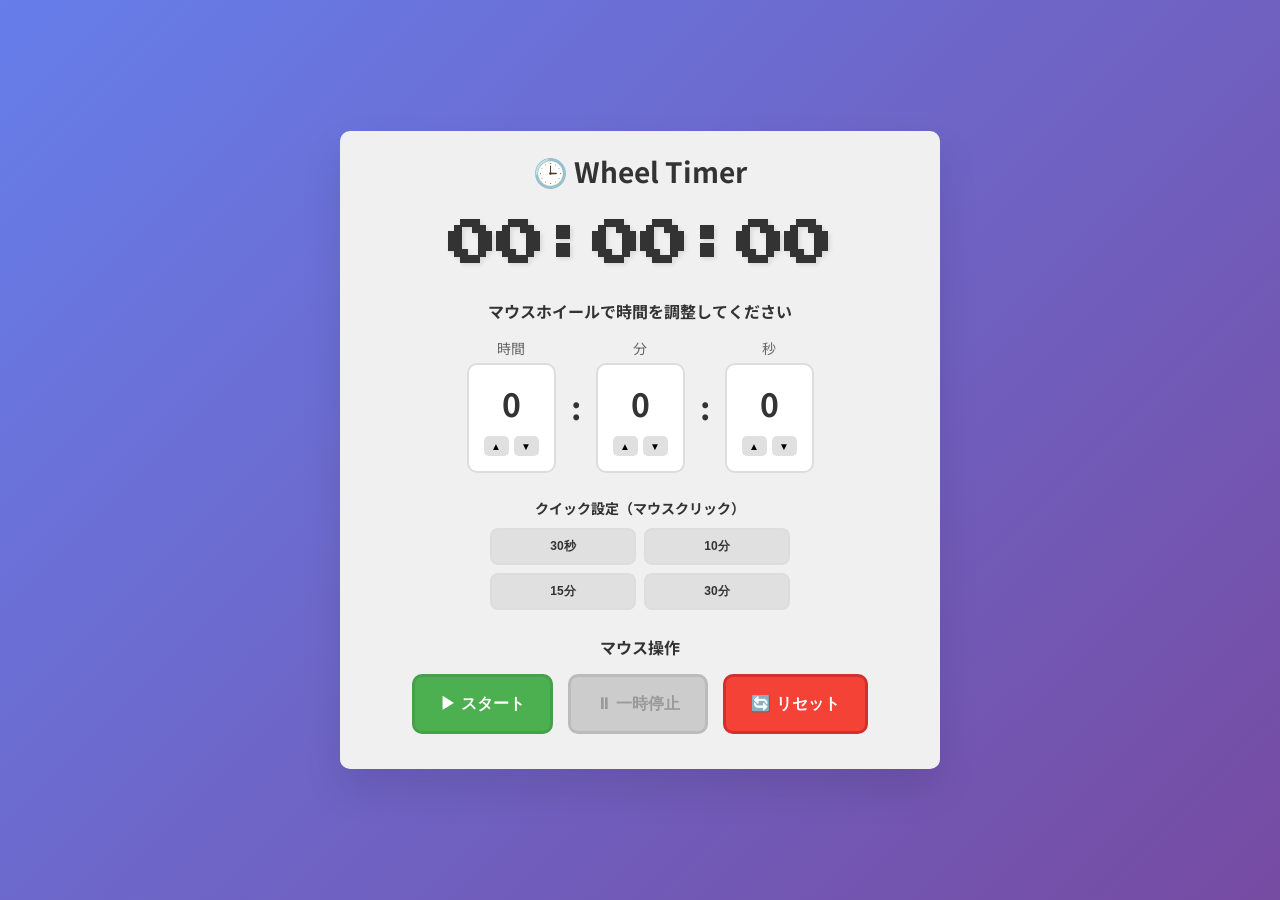
<file: public/index.html>
<!DOCTYPE html>
<html lang="ja">
<head>
    <meta charset="UTF-8">
    <meta name="viewport" content="width=device-width, initial-scale=1.0">
    <title>Wheel Timer</title>
    <link rel="icon" type="image/svg+xml" href="data:image/svg+xml,<svg xmlns='http://www.w3.org/2000/svg' viewBox='0 0 100 100'><text y='.9em' font-size='90'>🕒</text></svg>">
    <link rel="stylesheet" href="./style.css">
    <link rel="preconnect" href="https://fonts.googleapis.com">
    <link rel="preconnect" href="https://fonts.gstatic.com" crossorigin>
    <link href="https://fonts.googleapis.com/css2?family=Noto+Sans+JP:wght@100..900&family=Press+Start+2P&display=swap" rel="stylesheet">
</head>

<body>
    <div class="container">
        <header>
            <h1>🕒 Wheel Timer</h1>
            <!-- <p class="subtitle">マウスホイールで時間調整</p> -->
        </header>

        <main>
            <!-- タイマー表示部分 -->
            <section class="timer-display">
                <div class="time-display" id="timeDisplay">00:00:00</div>
            </section>
            <!-- 時間設定部分 -->
            <section class="time-input">
                <h2 id="statusDisplay">時間設定（マウスホイールで調整）</h2>
                <div class="time-input-container">
                    <!-- 時間 -->
                    <div class="time-unit">
                        <label>時間</label>
                        <div class="time-value" id="hoursContainer" data-unit="hours">
                            <span class="value" id="hours">0</span>
                            <div class="controls">
                                <button class="up-btn" onclick="adjustTime('hours', 1)">▲</button>
                                <button class="down-btn" onclick="adjustTime('hours', -1)">▼</button>
                            </div>
                        </div>
                    </div>

                    <div class="colon">:</div>

                    <!-- 分 -->
                    <div class="time-unit">
                        <label>分</label>
                        <div class="time-value" id="minutesContainer" data-unit="minutes">
                            <span class="value" id="minutes">0</span>
                            <div class="controls">
                                <button class="up-btn" onclick="adjustTime('minutes', 1)">▲</button>
                                <button class="down-btn" onclick="adjustTime('minutes', -1)">▼</button>
                            </div>
                        </div>
                    </div>

                    <div class="colon">:</div>

                    <!-- 秒 -->
                    <div class="time-unit">
                        <label>秒</label>
                        <div class="time-value" id="secondsContainer" data-unit="seconds">
                            <span class="value" id="seconds">0</span>
                            <div class="controls">
                                <button class="up-btn" onclick="adjustTime('seconds', 1)">▲</button>
                                <button class="down-btn" onclick="adjustTime('seconds', -1)">▼</button>
                            </div>
                        </div>
                    </div>
                </div>
            </section>

            <!-- クイック設定ボタン -->
            <section class="quick-settings">
                <h2>クイック設定（マウスクリック）</h2>
                <div class="quick-buttons">
                    <button onclick="setQuickTime(30)">30秒</button>
                    <button onclick="setQuickTime(600)">10分</button>
                    <button onclick="setQuickTime(900)">15分</button>
                    <button onclick="setQuickTime(1800)">30分</button>
                </div>
            </section>

            <!-- コントロールボタン -->
            <section class="control-buttons">
                <h2>マウス操作</h2>
                <div class="button-container">
                    <button id="startBtn" class="control-btn start-btn" onclick="startTimer()">
                        ▶ スタート
                    </button>
                    <button id="pauseBtn" class="control-btn pause-btn" onclick="pauseTimer()" disabled>
                        ⏸ 一時停止
                    </button>
                    <button id="resetBtn" class="control-btn reset-btn" onclick="resetTimer()">
                        🔄 リセット
                    </button>
                </div>
                <!-- <p class="control-hint">すべてマウスクリックで操作できます</p> -->
            </section>
        </main>

        <!-- デバッグ情報（オプション） -->
        <section class="debug-section" id="debugSection" style="display: none;">
            <h3>デバッグ情報</h3>
            <div id="debugLog"></div>
        </section>
    </div>

    <script src="./script.js"></script>
    
    <!-- Cloudflare Web Analytics -->
    <script type='module' src='https://static.cloudflareinsights.com/beacon.min.js' data-cf-beacon='{"token": "80528609376e47769ec1c5bc8d32bdaa"}'></script>
    <!-- End Cloudflare Web Analytics -->
</body>
</html>
</file>
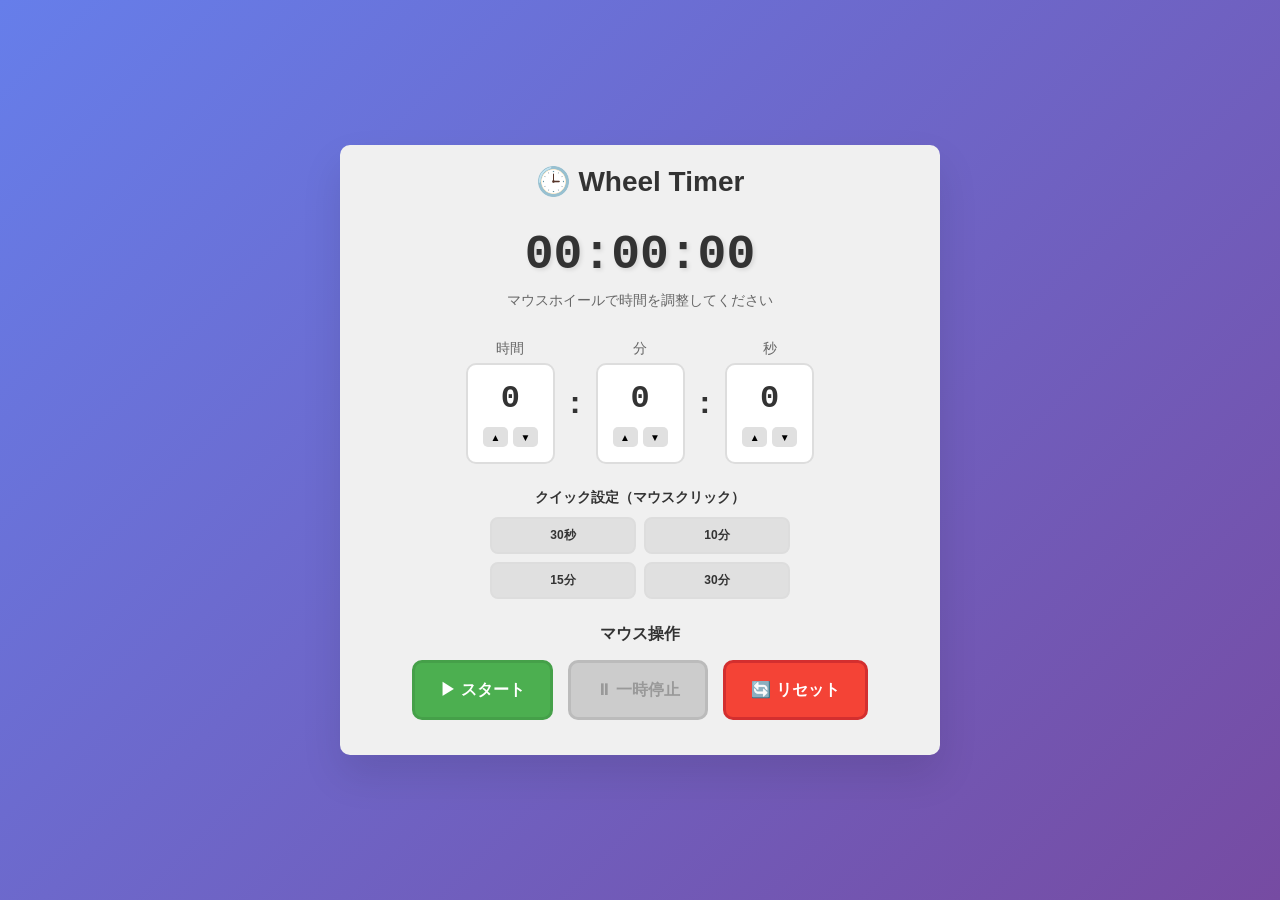
<file: web/index.html>
<!DOCTYPE html>
<html lang="ja">
<head>
    <meta charset="UTF-8">
    <meta name="viewport" content="width=device-width, initial-scale=1.0">
    <title>Wheel Timer</title>
    <link rel="stylesheet" href="style.css">
</head>
<body>
    <div class="container">
        <header>
            <h1>🕒 Wheel Timer</h1>
            <!-- <p class="subtitle">マウスホイールで時間調整</p> -->
        </header>

        <main>
            <!-- タイマー表示部分 -->
            <section class="timer-display">
                <div class="time-display" id="timeDisplay">00:00:00</div>
                <div class="status-display" id="statusDisplay">マウスホイールで時間を調整してください</div>
            </section>

            <!-- 時間設定部分 -->
            <section class="time-input">
                <!-- <h2>時間設定（マウスホイールで調整）</h2> -->
                <div class="time-input-container">
                    <!-- 時間 -->
                    <div class="time-unit">
                        <label>時間</label>
                        <div class="time-value" id="hoursContainer" data-unit="hours">
                            <span class="value" id="hours">0</span>
                            <div class="controls">
                                <button class="up-btn" onclick="adjustTime('hours', 1)">▲</button>
                                <button class="down-btn" onclick="adjustTime('hours', -1)">▼</button>
                            </div>
                        </div>
                    </div>

                    <div class="colon">:</div>

                    <!-- 分 -->
                    <div class="time-unit">
                        <label>分</label>
                        <div class="time-value" id="minutesContainer" data-unit="minutes">
                            <span class="value" id="minutes">0</span>
                            <div class="controls">
                                <button class="up-btn" onclick="adjustTime('minutes', 1)">▲</button>
                                <button class="down-btn" onclick="adjustTime('minutes', -1)">▼</button>
                            </div>
                        </div>
                    </div>

                    <div class="colon">:</div>

                    <!-- 秒 -->
                    <div class="time-unit">
                        <label>秒</label>
                        <div class="time-value" id="secondsContainer" data-unit="seconds">
                            <span class="value" id="seconds">0</span>
                            <div class="controls">
                                <button class="up-btn" onclick="adjustTime('seconds', 1)">▲</button>
                                <button class="down-btn" onclick="adjustTime('seconds', -1)">▼</button>
                            </div>
                        </div>
                    </div>
                </div>
            </section>

            <!-- クイック設定ボタン -->
            <section class="quick-settings">
                <h2>クイック設定（マウスクリック）</h2>
                <div class="quick-buttons">
                    <button onclick="setQuickTime(30)">30秒</button>
                    <button onclick="setQuickTime(600)">10分</button>
                    <button onclick="setQuickTime(900)">15分</button>
                    <button onclick="setQuickTime(1800)">30分</button>
                </div>
            </section>

            <!-- コントロールボタン -->
            <section class="control-buttons">
                <h2>マウス操作</h2>
                <div class="button-container">
                    <button id="startBtn" class="control-btn start-btn" onclick="startTimer()">
                        ▶ スタート
                    </button>
                    <button id="pauseBtn" class="control-btn pause-btn" onclick="pauseTimer()" disabled>
                        ⏸ 一時停止
                    </button>
                    <button id="resetBtn" class="control-btn reset-btn" onclick="resetTimer()">
                        🔄 リセット
                    </button>
                </div>
                <!-- <p class="control-hint">すべてマウスクリックで操作できます</p> -->
            </section>
        </main>

        <!-- デバッグ情報（オプション） -->
        <section class="debug-section" id="debugSection" style="display: none;">
            <h3>デバッグ情報</h3>
            <div id="debugLog"></div>
        </section>
    </div>

    <script src="script.js"></script>
</body>
</html>
</file>
<file: public/style.css>
/* タイマーアプリ - Web版 CSS */

* {
    margin: 0;
    padding: 0;
    box-sizing: border-box;
}

body {
    font-family: "Noto Sans JP", sans-serif;
    background: linear-gradient(135deg, #667eea 0%, #764ba2 100%);
    min-height: 100vh;
    display: flex;
    justify-content: center;
    align-items: center;
    /* padding: 20px; */
}

.container {
    background: #f0f0f0;
    border-radius: 10px;
    box-shadow: 0 20px 40px rgba(0, 0, 0, 0.1);
    padding: 20px 0;
    max-width: 600px;
    width: 100%;
    min-height: 600px;
}

/* ヘッダー */
header {
    text-align: center;
    margin-bottom: 30px;
}

header h1 {
    color: #333;
    font-size: 28px;
    font-weight: bold;
    margin-bottom: 5px;
}

.subtitle {
    color: #666;
    font-size: 16px;
}

/* タイマー表示部分 */
.timer-display {
    text-align: center;
    margin-bottom: 30px;
}

.time-display {
    font-size: 48px;
    font-weight: bold;
    color: #333;
    margin-bottom: 10px;
    font-family: "Press Start 2P", system-ui;
    text-shadow: 2px 2px 4px rgba(0, 0, 0, 0.1);
}

.time-display.completed {
    color: #FF0000;
    animation: pulse 1s infinite;
}

@keyframes pulse {
    0%, 100% { opacity: 1; }
    50% { opacity: 0.7; }
}

.status-display {
    font-size: 14px;
    color: #666;
    margin-bottom: 10px;
}

.status-display.completed {
    color: #FF0000;
    font-weight: bold;
    font-size: 16px;
}

/* 時間設定部分 */
.time-input {
    margin-bottom: 25px;
}

.time-input h2 {
    font-size: 16px;
    font-weight: bold;
    color: #333;
    text-align: center;
    margin-bottom: 15px;
}

.time-input-container {
    display: flex;
    justify-content: center;
    align-items: center;
    gap: 10px;
    flex-wrap: wrap;
}

.time-unit {
    text-align: center;
}

.time-unit label {
    display: block;
    font-size: 14px;
    color: #666;
    margin-bottom: 5px;
}

.time-value {
    background: white;
    border: 2px solid #ddd;
    border-radius: 10px;
    padding: 15px;
    cursor: pointer;
    transition: all 0.3s ease;
    position: relative;
    min-width: 80px;
    user-select: none;
}

.time-value:hover {
    border-color: #4CAF50;
    box-shadow: 0 4px 8px rgba(76, 175, 80, 0.2);
}

.time-value .value {
    font-size: 32px;
    font-weight: bold;
    color: #333;
    display: block;
    margin-bottom: 10px;
}

.controls {
    display: flex;
    gap: 5px;
    justify-content: center;
}

.up-btn, .down-btn {
    background: #e0e0e0;
    border: none;
    border-radius: 5px;
    width: 25px;
    height: 20px;
    font-size: 10px;
    cursor: pointer;
    transition: background-color 0.2s;
}

.up-btn:hover, .down-btn:hover {
    background: #d0d0d0;
}

.colon {
    font-size: 32px;
    font-weight: bold;
    color: #333;
    margin: 0 5px;
}

/* クイック設定 */
.quick-settings {
    margin-bottom: 25px;
}

.quick-settings h2 {
    font-size: 14px;
    font-weight: bold;
    color: #333;
    text-align: center;
    margin-bottom: 10px;
}

.quick-buttons {
    display: grid;
    grid-template-columns: repeat(2, 1fr);
    gap: 8px;
    max-width: 300px;
    margin: 0 auto;
}

.quick-buttons button {
    background: #e0e0e0;
    border: 2px solid #ddd;
    border-radius: 8px;
    padding: 8px 12px;
    font-size: 12px;
    font-weight: bold;
    color: #333;
    cursor: pointer;
    transition: all 0.2s ease;
}

.quick-buttons button:hover {
    background: #d0d0d0;
    border-color: #bbb;
    transform: translateY(-1px);
}

.quick-buttons button:active {
    transform: translateY(0);
}

/* コントロールボタン */
.control-buttons {
    text-align: center;
}

.control-buttons h2 {
    font-size: 16px;
    font-weight: bold;
    color: #333;
    margin-bottom: 15px;
}

.button-container {
    display: flex;
    justify-content: center;
    gap: 15px;
    margin-bottom: 15px;
    flex-wrap: wrap;
}

.control-btn {
    font-size: 16px;
    font-weight: bold;
    border: 3px solid transparent;
    border-radius: 10px;
    padding: 15px 25px;
    cursor: pointer;
    transition: all 0.3s ease;
    min-width: 120px;
    height: 60px;
    display: flex;
    align-items: center;
    justify-content: center;
}

.start-btn {
    background: #4CAF50;
    color: white;
    border-color: #45a049;
}

.start-btn:hover:not(:disabled) {
    background: #45a049;
    transform: translateY(-2px);
    box-shadow: 0 4px 8px rgba(76, 175, 80, 0.3);
}

.pause-btn {
    background: #2196F3;
    color: white;
    border-color: #1976D2;
}

.pause-btn:hover:not(:disabled) {
    background: #1976D2;
    transform: translateY(-2px);
    box-shadow: 0 4px 8px rgba(33, 150, 243, 0.3);
}

.reset-btn {
    background: #F44336;
    color: white;
    border-color: #d32f2f;
}

.reset-btn:hover {
    background: #d32f2f;
    transform: translateY(-2px);
    box-shadow: 0 4px 8px rgba(244, 67, 54, 0.3);
}

.sound-test-container {
    margin-top: 10px;
}

.sound-test-btn {
    background: #9C27B0;
    color: white;
    border-color: #7B1FA2;
    min-width: 140px;
}

.sound-test-btn:hover {
    background: #7B1FA2;
    transform: translateY(-2px);
    box-shadow: 0 4px 8px rgba(156, 39, 176, 0.3);
}

.control-btn:disabled {
    background: #ccc;
    color: #999;
    cursor: not-allowed;
    border-color: #bbb;
}

.control-btn:disabled:hover {
    transform: none;
    box-shadow: none;
}

.control-hint {
    font-size: 12px;
    color: #666;
    margin-top: 15px;
}

/* デバッグセクション */
.debug-section {
    margin-top: 20px;
    padding: 15px;
    background: #fff;
    border-radius: 10px;
    border: 1px solid #ddd;
}

.debug-section h3 {
    color: #333;
    margin-bottom: 10px;
    font-size: 14px;
}

#debugLog {
    max-height: 200px;
    overflow-y: auto;
    font-family: 'Courier New', monospace;
    font-size: 12px;
    color: #666;
    background: #f8f8f8;
    padding: 10px;
    border-radius: 5px;
    white-space: pre-wrap;
}

/* レスポンシブデザイン */
@media (max-width: 600px) {
    .container {
        padding: 20px;
        margin: 10px;
    }
    
    .time-display {
        font-size: 36px;
    }
    
    .time-value .value {
        font-size: 24px;
    }
    
    .button-container {
        flex-direction: column;
        align-items: center;
    }
    
    .control-btn {
        width: 200px;
    }
    
    .quick-buttons {
        grid-template-columns: repeat(2, 1fr);
    }
}

@media (max-width: 400px) {
    .time-display {
        font-size: 28px;
    }
    
    .time-input-container {
        flex-direction: column;
        gap: 5px;
    }
    
    .colon {
        display: none;
    }
}
</file>
<file: web/style.css>
/* タイマーアプリ - Web版 CSS */

* {
    margin: 0;
    padding: 0;
    box-sizing: border-box;
}

body {
    font-family: 'Arial', sans-serif;
    background: linear-gradient(135deg, #667eea 0%, #764ba2 100%);
    min-height: 100vh;
    display: flex;
    justify-content: center;
    align-items: center;
    /* padding: 20px; */
}

.container {
    background: #f0f0f0;
    border-radius: 10px;
    box-shadow: 0 20px 40px rgba(0, 0, 0, 0.1);
    padding: 20px 0;
    max-width: 600px;
    width: 100%;
    min-height: 600px;
}

/* ヘッダー */
header {
    text-align: center;
    margin-bottom: 30px;
}

header h1 {
    color: #333;
    font-size: 28px;
    font-weight: bold;
    margin-bottom: 5px;
}

.subtitle {
    color: #666;
    font-size: 16px;
}

/* タイマー表示部分 */
.timer-display {
    text-align: center;
    margin-bottom: 30px;
}

.time-display {
    font-size: 48px;
    font-weight: bold;
    color: #333;
    margin-bottom: 10px;
    font-family: 'Courier New', monospace;
    text-shadow: 2px 2px 4px rgba(0, 0, 0, 0.1);
}

.time-display.completed {
    color: #FF0000;
    animation: pulse 1s infinite;
}

@keyframes pulse {
    0%, 100% { opacity: 1; }
    50% { opacity: 0.7; }
}

.status-display {
    font-size: 14px;
    color: #666;
    margin-bottom: 10px;
}

.status-display.completed {
    color: #FF0000;
    font-weight: bold;
    font-size: 16px;
}

/* 時間設定部分 */
.time-input {
    margin-bottom: 25px;
}

.time-input h2 {
    font-size: 16px;
    font-weight: bold;
    color: #333;
    text-align: center;
    margin-bottom: 15px;
}

.time-input-container {
    display: flex;
    justify-content: center;
    align-items: center;
    gap: 10px;
    flex-wrap: wrap;
}

.time-unit {
    text-align: center;
}

.time-unit label {
    display: block;
    font-size: 14px;
    color: #666;
    margin-bottom: 5px;
}

.time-value {
    background: white;
    border: 2px solid #ddd;
    border-radius: 10px;
    padding: 15px;
    cursor: pointer;
    transition: all 0.3s ease;
    position: relative;
    min-width: 80px;
    user-select: none;
}

.time-value:hover {
    border-color: #4CAF50;
    box-shadow: 0 4px 8px rgba(76, 175, 80, 0.2);
}

.time-value .value {
    font-size: 32px;
    font-weight: bold;
    color: #333;
    display: block;
    margin-bottom: 10px;
    font-family: 'Courier New', monospace;
}

.controls {
    display: flex;
    gap: 5px;
    justify-content: center;
}

.up-btn, .down-btn {
    background: #e0e0e0;
    border: none;
    border-radius: 5px;
    width: 25px;
    height: 20px;
    font-size: 10px;
    cursor: pointer;
    transition: background-color 0.2s;
}

.up-btn:hover, .down-btn:hover {
    background: #d0d0d0;
}

.colon {
    font-size: 32px;
    font-weight: bold;
    color: #333;
    margin: 0 5px;
}

/* クイック設定 */
.quick-settings {
    margin-bottom: 25px;
}

.quick-settings h2 {
    font-size: 14px;
    font-weight: bold;
    color: #333;
    text-align: center;
    margin-bottom: 10px;
}

.quick-buttons {
    display: grid;
    grid-template-columns: repeat(2, 1fr);
    gap: 8px;
    max-width: 300px;
    margin: 0 auto;
}

.quick-buttons button {
    background: #e0e0e0;
    border: 2px solid #ddd;
    border-radius: 8px;
    padding: 8px 12px;
    font-size: 12px;
    font-weight: bold;
    color: #333;
    cursor: pointer;
    transition: all 0.2s ease;
}

.quick-buttons button:hover {
    background: #d0d0d0;
    border-color: #bbb;
    transform: translateY(-1px);
}

.quick-buttons button:active {
    transform: translateY(0);
}

/* コントロールボタン */
.control-buttons {
    text-align: center;
}

.control-buttons h2 {
    font-size: 16px;
    font-weight: bold;
    color: #333;
    margin-bottom: 15px;
}

.button-container {
    display: flex;
    justify-content: center;
    gap: 15px;
    margin-bottom: 15px;
    flex-wrap: wrap;
}

.control-btn {
    font-size: 16px;
    font-weight: bold;
    border: 3px solid transparent;
    border-radius: 10px;
    padding: 15px 25px;
    cursor: pointer;
    transition: all 0.3s ease;
    min-width: 120px;
    height: 60px;
    display: flex;
    align-items: center;
    justify-content: center;
}

.start-btn {
    background: #4CAF50;
    color: white;
    border-color: #45a049;
}

.start-btn:hover:not(:disabled) {
    background: #45a049;
    transform: translateY(-2px);
    box-shadow: 0 4px 8px rgba(76, 175, 80, 0.3);
}

.pause-btn {
    background: #2196F3;
    color: white;
    border-color: #1976D2;
}

.pause-btn:hover:not(:disabled) {
    background: #1976D2;
    transform: translateY(-2px);
    box-shadow: 0 4px 8px rgba(33, 150, 243, 0.3);
}

.reset-btn {
    background: #F44336;
    color: white;
    border-color: #d32f2f;
}

.reset-btn:hover {
    background: #d32f2f;
    transform: translateY(-2px);
    box-shadow: 0 4px 8px rgba(244, 67, 54, 0.3);
}

.sound-test-container {
    margin-top: 10px;
}

.sound-test-btn {
    background: #9C27B0;
    color: white;
    border-color: #7B1FA2;
    min-width: 140px;
}

.sound-test-btn:hover {
    background: #7B1FA2;
    transform: translateY(-2px);
    box-shadow: 0 4px 8px rgba(156, 39, 176, 0.3);
}

.control-btn:disabled {
    background: #ccc;
    color: #999;
    cursor: not-allowed;
    border-color: #bbb;
}

.control-btn:disabled:hover {
    transform: none;
    box-shadow: none;
}

.control-hint {
    font-size: 12px;
    color: #666;
    margin-top: 15px;
}

/* デバッグセクション */
.debug-section {
    margin-top: 20px;
    padding: 15px;
    background: #fff;
    border-radius: 10px;
    border: 1px solid #ddd;
}

.debug-section h3 {
    color: #333;
    margin-bottom: 10px;
    font-size: 14px;
}

#debugLog {
    max-height: 200px;
    overflow-y: auto;
    font-family: 'Courier New', monospace;
    font-size: 12px;
    color: #666;
    background: #f8f8f8;
    padding: 10px;
    border-radius: 5px;
    white-space: pre-wrap;
}

/* レスポンシブデザイン */
@media (max-width: 600px) {
    .container {
        padding: 20px;
        margin: 10px;
    }
    
    .time-display {
        font-size: 36px;
    }
    
    .time-value .value {
        font-size: 24px;
    }
    
    .button-container {
        flex-direction: column;
        align-items: center;
    }
    
    .control-btn {
        width: 200px;
    }
    
    .quick-buttons {
        grid-template-columns: repeat(2, 1fr);
    }
}

@media (max-width: 400px) {
    .time-display {
        font-size: 28px;
    }
    
    .time-input-container {
        flex-direction: column;
        gap: 5px;
    }
    
    .colon {
        display: none;
    }
}
</file>
